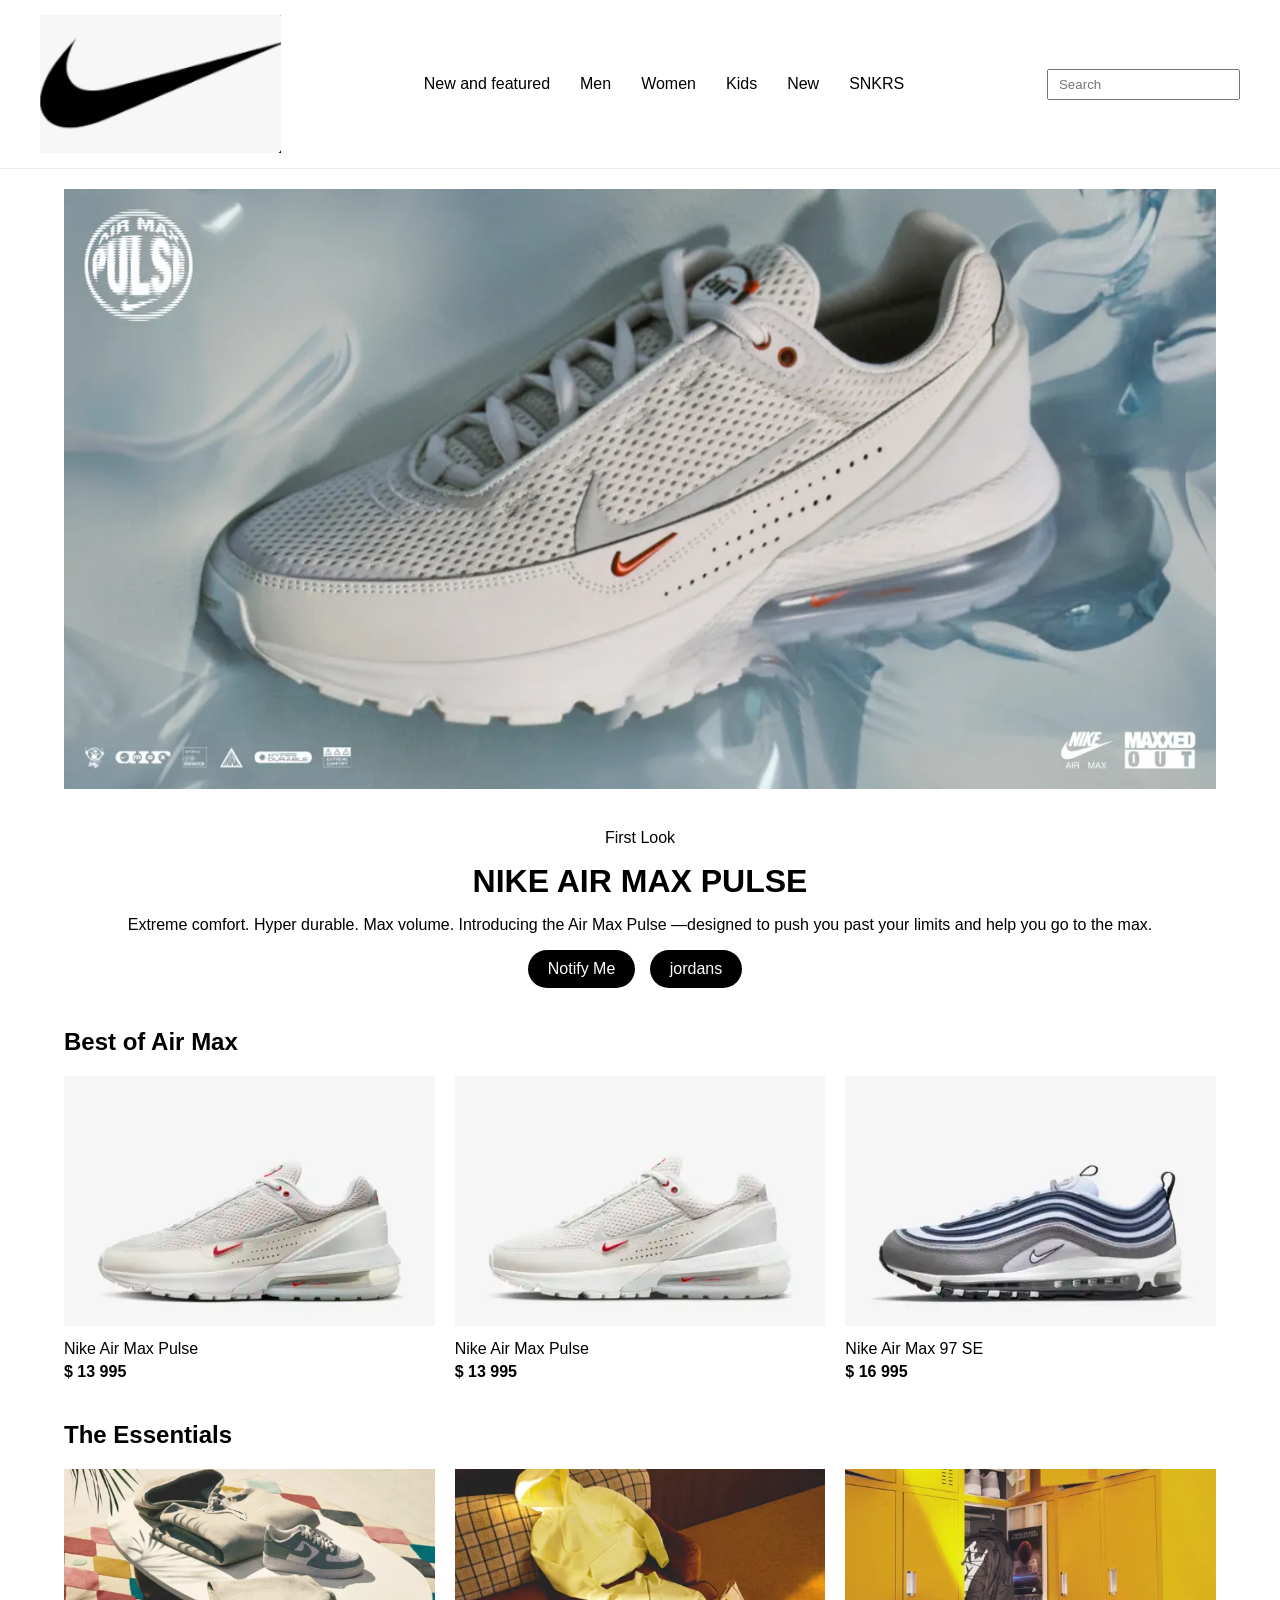
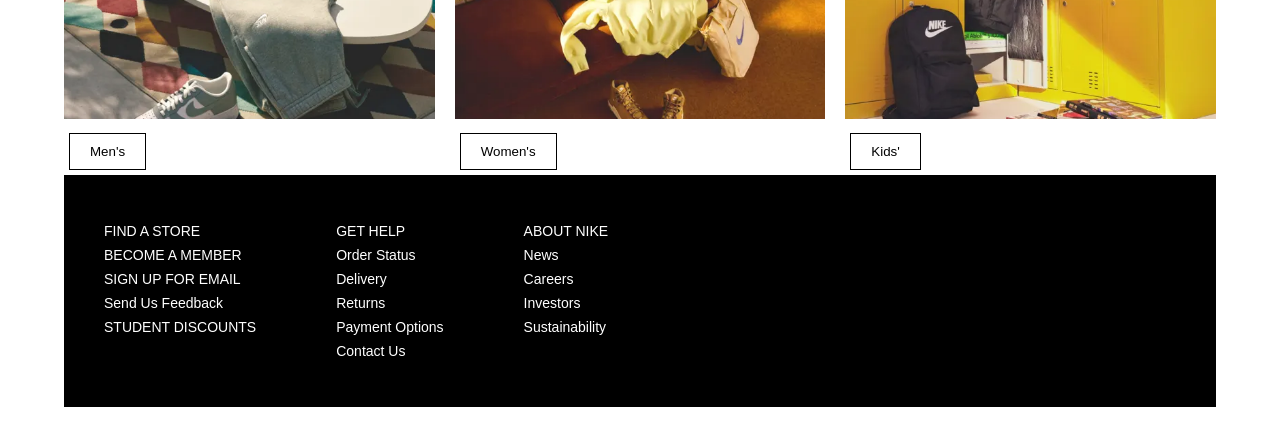
<file: index.html>
<!DOCTYPE html>
<html lang="en">
<head>
    <meta charset="UTF-8">
    <meta name="viewport" content="width=device-width, initial-scale=1.0">
    <title>Document</title>
    <link rel="stylesheet" href="style.css">
</head>
<body>
    <header>
<div class="header">
<img src="asd.png" alt="Nike">
<nav class="menu">
<a href="#">New and featured</a>
<a href="#">Men</a>
<a href="#">Women</a>
<a href="#">Kids</a>
<a href="#">New</a>
<a href="#">SNKRS</a>
</nav>
<div class="search">
<input type="text" placeholder="Search">
</div>
</div>
</header>
    <div class="container">
    <div class="big">
        <img src="q.png">
    </div>
    <div class="hero-text">
        <p>First Look</p>
        <h1>NIKE AIR MAX PULSE</h1>
        <p>
            Extreme comfort. Hyper durable. Max volume. Introducing the Air Max Pulse —designed to push you past your limits and help you go to the max.
        </p>
        <div class="buttons">
            <a href="login.html" class="btn">Notify Me</a>
            <a href="jordans.html" class="btn">jordans</a>
        </div>
    </div>
    <h2>Best of Air Max</h2>
    <div class="grid">
        <div class="card">
            <img src="w.png">
            <p>Nike Air Max Pulse</p>
            <span>$ 13 995</span>
        </div>

        <div class="card">
            <img src="e.png">
            <p>Nike Air Max Pulse</p>
            <span>$ 13 995</span>
        </div>

        <div class="card">
            <img src="r.png">
            <p>Nike Air Max 97 SE</p>
            <span>$ 16 995</span>
        </div>
    </div>
    <h2>The Essentials</h2>
    <div class="grid">
        <div class="card">
            <img src="t.png">
            <button class="small-btn">Men's</button>
        </div>
        <div class="card">
            <img src="y.png">
            <button class="small-btn">Women's</button>
        </div>
        <div class="card">
            <img src="u.png">
            <button class="small-btn">Kids'</button>
        </div>
    </div>
    <footer>

<div class="footer">

<div class="column">
<p>FIND A STORE</p>
<p>BECOME A MEMBER</p>
<p>SIGN UP FOR EMAIL</p>
<p>Send Us Feedback</p>
<p>STUDENT DISCOUNTS</p>
</div>

<div class="column">
<p>GET HELP</p>
<p>Order Status</p>
<p>Delivery</p>
<p>Returns</p>
<p>Payment Options</p>
<p>Contact Us</p>
</div>

<div class="column">
<p>ABOUT NIKE</p>
<p>News</p>
<p>Careers</p>
<p>Investors</p>
<p>Sustainability</p>
</div>

</div>

</footer>
</div>
</body>
</html>
</file>
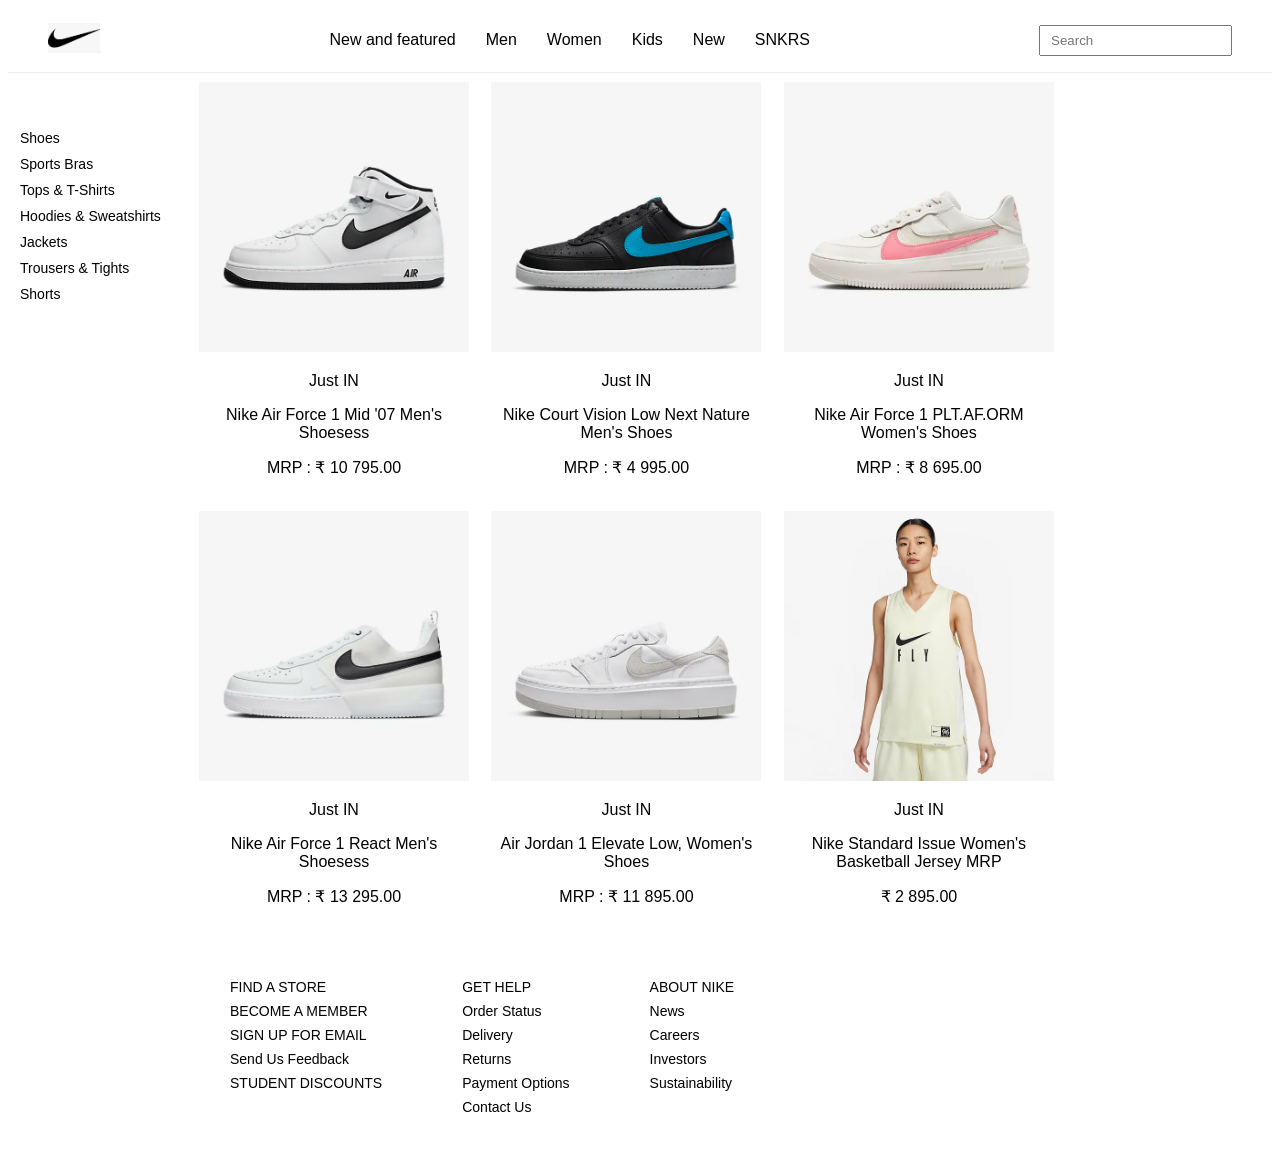
<file: jordans.html>
<!DOCTYPE html>
<html lang="en">
<head>
    <meta charset="UTF-8">
    <meta name="viewport" content="width=device-width, initial-scale=1.0">
    <title>Document</title>
    <link rel="stylesheet" href="jordan.css">
</head>
<body>
<header>
<div class="header">
<div class="logo">
<a href="index.html">
  <img src="asd.png" alt="main">
</a>
</div>
<nav class="menu">
<a href="#">New and featured</a>
<a href="#">Men</a>
<a href="#">Women</a>
<a href="#">Kids</a>
<a href="#">New</a>
<a href="#">SNKRS</a>
</nav>
<div class="search">
<input type="text" placeholder="Search">
</div>
</div>
</header>
    <div class="gallery">
    <div class="card">
        <img src="qwe.png">
        <p>Just IN</p>
        <p>Nike Air Force 1 Mid '07 Men's Shoesess</p>
        <p>MRP : ₹ 10 795.00</p>
    </div>
    <div class="card">
        <img src="wer.png">
        <p>Just IN</p>
        <p>Nike Court Vision Low Next Nature Men's Shoes</p>
        <p>MRP : ₹ 4 995.00</p>
    </div>
    <div class="card">
        <img src="zxc.png">
        <p>Just IN</p>
        <p>Nike Air Force 1 PLT.AF.ORM Women's Shoes</p>
        <p>MRP : ₹ 8 695.00</p>
    </div>
    <div class="card">
        <img src="sdf.png">
        <p>Just IN</p>
        <p>Nike Air Force 1 React Men's Shoesess</p>
        <p>MRP : ₹ 13 295.00</p>
    </div>
    <div class="card">
        <img src="vbn.png">
        <p>Just IN</p>
        <p>Air Jordan 1 Elevate Low, Women's Shoes</p>
        <p>MRP : ₹ 11 895.00</p>
    </div>
    <div class="card">
        <img src="rty.png">
        <p>Just IN</p>
        <p>Nike Standard Issue 
            Women's Basketball Jersey
        MRP </p> <p>₹ 2 895.00</p>
    </div>
    <footer>

<div class="footer">
<div class="left-menu">
<p>Shoes</p>
<p>Sports Bras</p>
<p>Tops & T-Shirts</p>
<p>Hoodies & Sweatshirts</p>
<p>Jackets</p>
<p>Trousers & Tights</p>
<p>Shorts</p>
</div>
<div class="column">
<p>FIND A STORE</p>
<p>BECOME A MEMBER</p>
<p>SIGN UP FOR EMAIL</p>
<p>Send Us Feedback</p>
<p>STUDENT DISCOUNTS</p>
</div>

<div class="column">
<p>GET HELP</p>
<p>Order Status</p>
<p>Delivery</p>
<p>Returns</p>
<p>Payment Options</p>
<p>Contact Us</p>
</div>

<div class="column">
<p>ABOUT NIKE</p>
<p>News</p>
<p>Careers</p>
<p>Investors</p>
<p>Sustainability</p>
</div>

</div>

</footer>
</div>
</body>
</html>
</file>
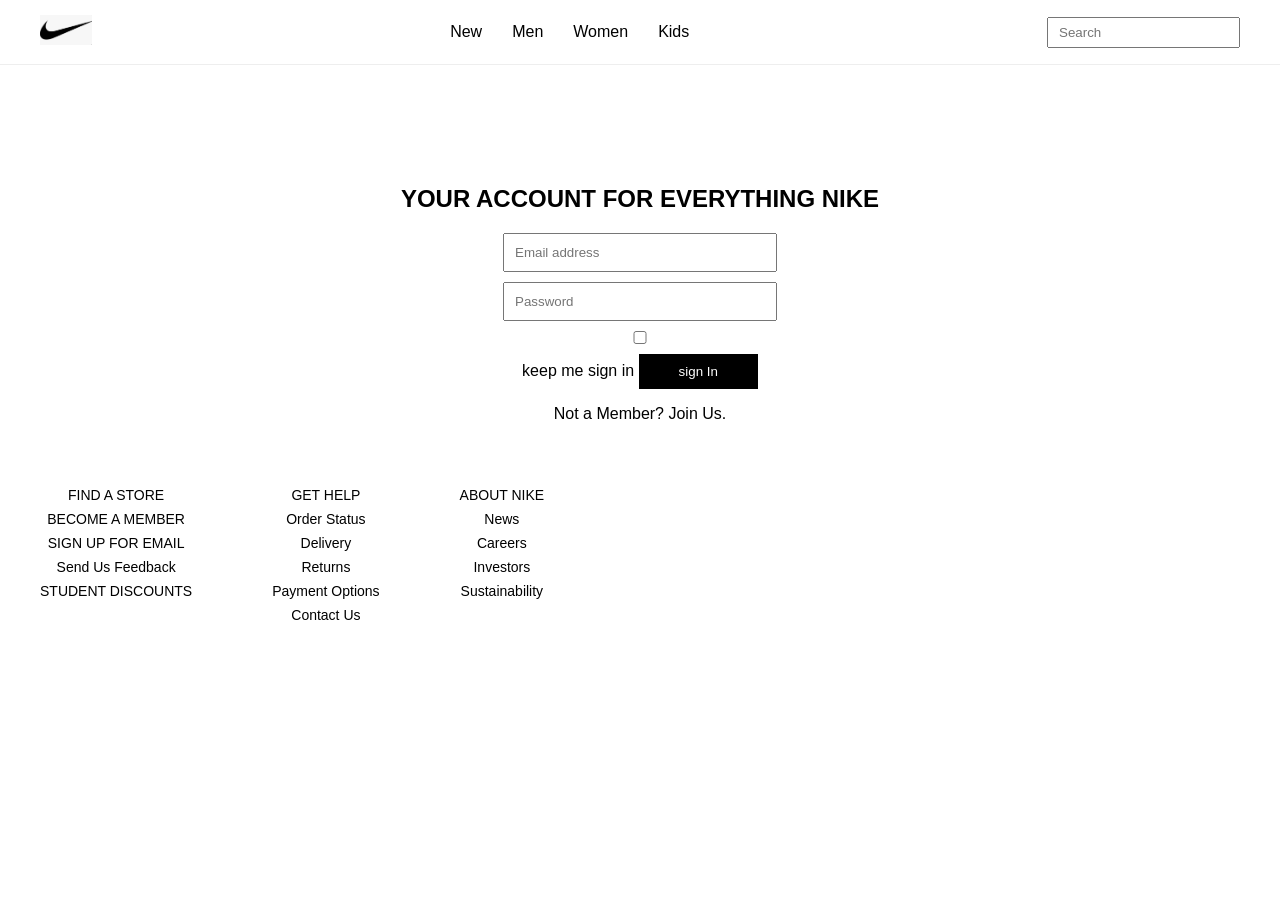
<file: login.html>
<!DOCTYPE html>
<html lang="en">
<head>
    <meta charset="UTF-8">
    <meta name="viewport" content="width=device-width, initial-scale=1.0">
    <title>Document</title>
    <link rel="stylesheet" href="login.css">
</head>
<body>
    <header>

<div class="header">

<div class="logo">
<a href="index.html">
  <img src="asd.png" alt="main">
</a>
</div>

<nav class="menu">
<a href="#">New</a>
<a href="#">Men</a>
<a href="#">Women</a>
<a href="#">Kids</a>
</nav>

<div class="search">
<input type="text" placeholder="Search">
</div>

</div>

</header>
    <div class="login">

<h2>YOUR ACCOUNT FOR EVERYTHING NIKE</h2>

<input type="text" placeholder="Email address">
<input type="password" placeholder="Password">

<label>
<input type="checkbox"> keep me sign in 
</label>

<button>sign In</button>

<p>Not a Member? Join Us.</p>
<footer>

<div class="footer">

<div class="column">
<p>FIND A STORE</p>
<p>BECOME A MEMBER</p>
<p>SIGN UP FOR EMAIL</p>
<p>Send Us Feedback</p>
<p>STUDENT DISCOUNTS</p>
</div>

<div class="column">
<p>GET HELP</p>
<p>Order Status</p>
<p>Delivery</p>
<p>Returns</p>
<p>Payment Options</p>
<p>Contact Us</p>
</div>

<div class="column">
<p>ABOUT NIKE</p>
<p>News</p>
<p>Careers</p>
<p>Investors</p>
<p>Sustainability</p>
</div>

</div>

</footer>

</div>
</body>
</html>
</file>
<file: style.css>
body{
    margin:0;
    font-family:Arial;
}
.btn{
padding:10px 20px;
background:black;
color:white;
text-decoration:none;
border-radius:20px;
margin-right:10px;
display:inline-block;
}
.container{
    width:90%;
    margin:20px auto;
}
.big img{
    width:100%;
    height:auto;
    display:block;
}
.hero-text{
    text-align:center;
    margin:40px 0;
}
.hero-text h1{
    margin:10px 0;
}
.buttons{
    margin-top:15px;
}
button{
    padding:10px 20px;
    margin:5px;
    border:1px solid black;
    background:white;
    cursor:pointer;
}
header{
padding:15px 40px;
border-bottom:1px solid #eee;
}
.header{
display:flex;
align-items:center;
}
.logo{
font-weight:bold;
font-size:20px;
}
.menu{
margin:0 auto;
display:flex;
gap:30px;
}
.menu a{
text-decoration:none;
color:black;
}
.black{
    background:black;
    color:white;
}
h2{
    margin:40px 0 20px;
}
.search input{
padding:6px 10px;
}
footer{
background:rgb(0, 0, 0);
color:rgb(255, 255, 255);
padding:40px;
}

.footer{
display:flex;
gap:80px;
}

.column p{
margin:8px 0;
font-size:14px;
}
.grid{
    display:grid;
    grid-template-columns:repeat(3,1fr);
    gap:20px;
}
.card img{
    width:100%;
    height:250px;
    object-fit:cover;
}
.card p{
    margin:10px 0 5px;
}
.card span{
    font-weight:bold;
}
.small-btn{
    margin-top:10px;
}
@media (max-width:700px){
    .grid{
        grid-template-columns:1fr;
    }
}
</file>
<file: jordan.css>
header{
padding:15px 40px;
border-bottom:1px solid #eee;
}
.header{
display:flex;
align-items:center;
}
.logo img{
height:30px;
}
.menu{
margin:0 auto;
display:flex;
gap:30px;
}
.menu a{
text-decoration:none;
color:black;
}
.search input{
padding:6px 10px;
}
.left-menu{
position:fixed;
left:20px;
top:120px;
}
.left-menu p{
margin:10px 0;
font-size:14px;
}
body{
    font-family: Arial;
}

.gallery{
    width: 900px;
    margin: auto;
}

.card{
    width: 30%;
    display: inline-block;
    margin: 1%;
}

.card img{
    width: 100%;
}

.card p{
    text-align: center;
}
footer{
background:rgb(255, 255, 255);
color:rgb(0, 0, 0);
padding:40px;
}

.footer{
display:flex;
gap:80px;
}

.column p{
margin:8px 0;
font-size:14px;
}
</file>
<file: login.css>
header{
padding:15px 40px;
border-bottom:1px solid #eee;
}
.header{
display:flex;
align-items:center;
}
.logo img{
height:30px;
}
.menu{
margin:0 auto;
display:flex;
gap:30px;
}
.menu a{
text-decoration:none;
color:black;
}
.search input{
padding:6px 10px;
}
body{
margin:0;
font-family:Arial;
}
.login{
text-align:center;
margin-top:120px;
}
.login input{
display:block;
margin:10px auto;
padding:10px;
width:250px;
}
.login button{
padding:10px 40px;
background:black;
color:white;
border:none;
}
footer{
background:rgb(255, 255, 255);
color:rgb(0, 0, 0);
padding:40px;
}

.footer{
display:flex;
gap:80px;
}

.column p{
margin:8px 0;
font-size:14px;
}
</file>
